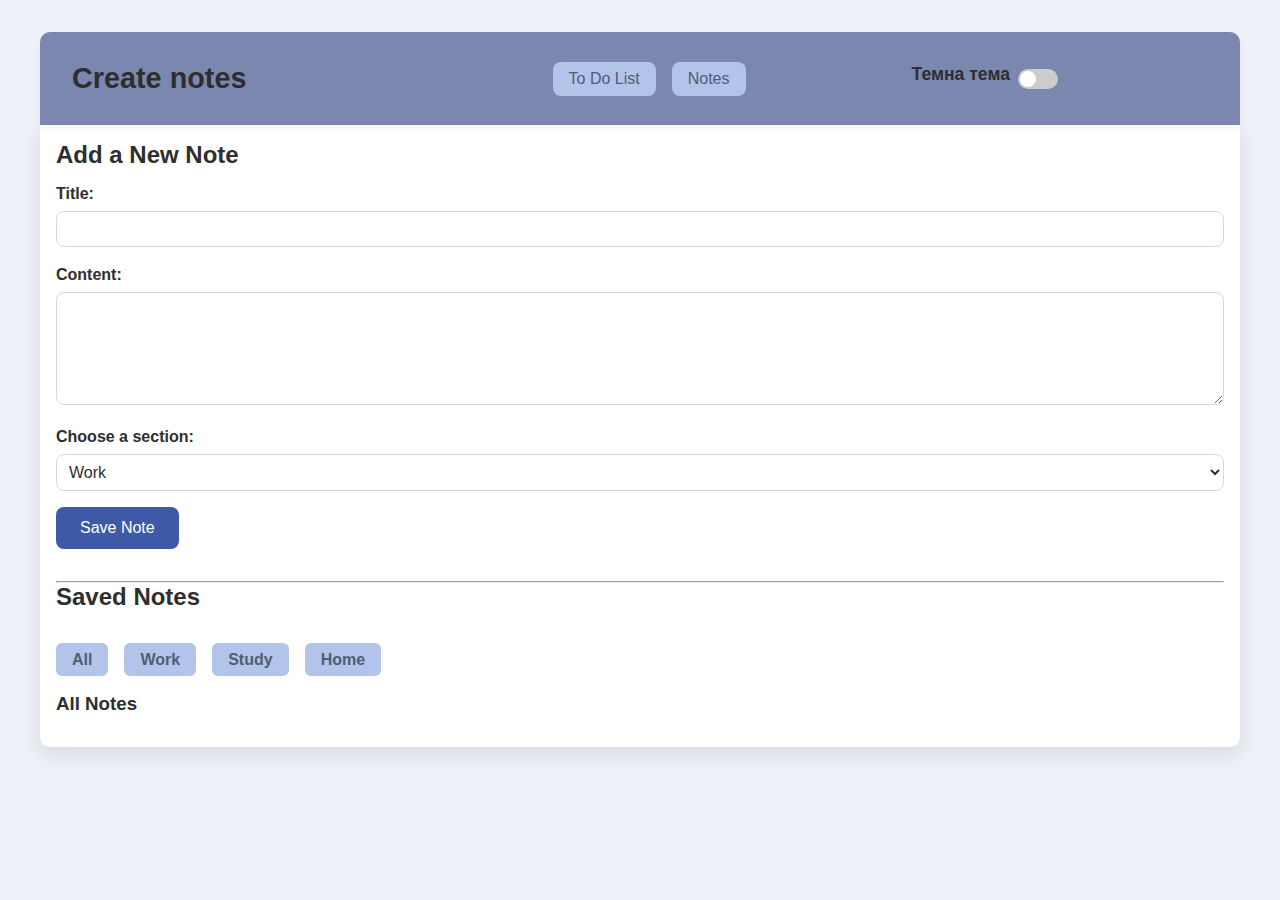
<file: index.html>
<!DOCTYPE html>
<html lang="en">
  <head>
    <meta charset="UTF-8" />
    <meta name="viewport" content="width=device-width, initial-scale=1.0" />
    <link rel="stylesheet" href="stylesNotes.css" />

    <title>Notes</title>
  </head>
  <body>
    <header>
      <h1>Create notes</h1>
    <nav>
      <a href="todolist.html">To Do List</a>
       <a href="#">Notes</a>
    </nav>

     <div class="theme-toggle">
    <label for="themeSwitch">Темна тема</label>
    <input type="checkbox" id="themeSwitch" />
  </div>

    </header>
    <div>

    <div class="container">
      <form id="noteForm">
        <h2 class="header2">Add a New Note</h2>
        <div class="form-group">
          <label for="noteTitle">Title:</label>
          <input type="text" id="noteTitle" required />
        </div>
        <div class="form-group">
          <label for="noteContent">Content:</label>
          <textarea id="noteContent" rows="5" required></textarea>
        </div>
        <label for="chosenSection">Choose a section:</label>
        <select id="chosenSection">
          <option value="work">Work</option>
          <option value="study">Study</option>
          <option value="home">Home</option>
        </select>

        <button type="submit" id="addNoteButton">Save Note</button>
      </form>
      <hr />
      <div id="savedNotes">
        <h2>Saved Notes</h2>
        <nav>
          <ul class="nav-list">
            <li><a href="#all">All</a></li>
            <li><a href="#work">Work</a></li>
            <li><a href="#study">Study</a></li>
            <li><a href="#home">Home</a></li>
          </ul>
        </nav>

        <div id="all">
          <h3>All Notes</h3>
          <ul id="notesList-all" class="notesList"></ul>
        </div>

        <div id="work" style="display: none">
          <h3>Work</h3>
          <ul id="notesList-work" class="notesList"></ul>
        </div>

        <div id="study" style="display: none">
          <h3>Study</h3>
          <ul id="notesList-study" class="notesList"></ul>
        </div>

        <div id="home" style="display: none">
          <h3>Home</h3>
          <ul id="notesList-home" class="notesList"></ul>
        </div>
      </div>
    </div>
    </div>

    <script src="script.js"></script>
  </body>
</html>
</file>
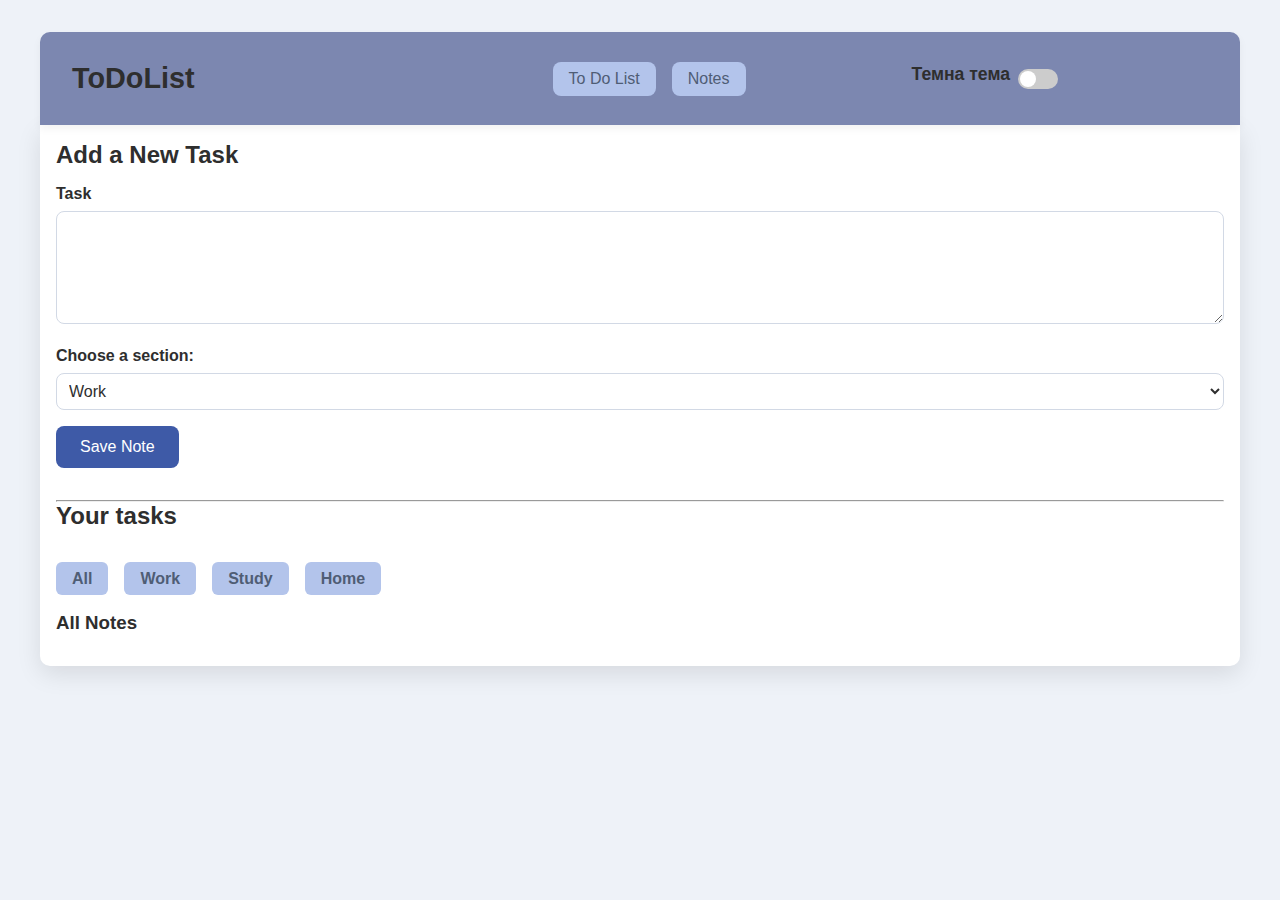
<file: todolist.html>
<!DOCTYPE html>
<html lang="en">
  <head>
    <meta charset="UTF-8" />
    <meta name="viewport" content="width=device-width, initial-scale=1.0" />
    <link rel="stylesheet" href="todostyles.css" />

    <title>Notes</title>
  </head>
  <body>
    <header>
    <h1>ToDoList</h1>
    <nav>
      <a href="todolist.html">To Do List</a>
       <a href="index.html">Notes</a>
    </nav>

     <div class="theme-toggle">
    <label for="themeSwitch">Темна тема</label>
    <input type="checkbox" id="themeSwitch" />
  </div>

    </header>
    <div>

    <div class="container">
      <form id="noteForm">
        <h2 class="header2">Add a New Task</h2>
        <div class="form-group">
          <label for="noteContent">Task</label>
          <textarea id="noteContent" rows="5" required></textarea>
        </div>
        <label for="chosenSection">Choose a section:</label>
        <select id="chosenSection">
          <option value="work">Work</option>
          <option value="study">Study</option>
          <option value="home">Home</option>
        </select>

        <button type="submit" id="addNoteButton">Save Note</button>
      </form>
      <hr />
      <div id="savedNotes">
        <h2>Your tasks</h2>
        <nav>
          <ul class="nav-list">
            <li><a href="#all">All</a></li>
            <li><a href="#work">Work</a></li>
            <li><a href="#study">Study</a></li>
            <li><a href="#home">Home</a></li>
          </ul>
        </nav>

        <div id="all">
          <h3>All Notes</h3>
          <ul id="notesList-all" class="notesList"></ul>
        </div>

        <div id="work" style="display: none">
          <h3>Work</h3>
          <ul id="notesList-work" class="notesList"></ul>
        </div>

        <div id="study" style="display: none">
          <h3>Study</h3>
          <ul id="notesList-study" class="notesList"></ul>
        </div>

        <div id="home" style="display: none">
          <h3>Home</h3>
          <ul id="notesList-home" class="notesList"></ul>
        </div>
      </div>
    </div>
    </div>

    <script src="todoscript.js"></script>
  </body>
</html>
</file>
<file: stylesNotes.css>
:root {
  --bg-color: #7c87b0;         /* фон шапки */
  --text-color: #2e2e2e;       /* звичайний текст */
  --accent-color: #b3c4eb;     /* навігація/акценти */
  --note-bg: #ffffff;          /* фон нотаток */
  --body-bg: #eef2f8;          /* загальний фон сайту */
  --note-border: #9eaac6;      /* лівий бордер нотатки */
  --header-shadow: rgba(0, 0, 0, 0.05); /* тінь для шапки */
  --input-bg: #ffffff;
  --input-border: #d2d9e5;
  --button-bg: #3e5aa7;
  --button-hover-bg: #31488f;
  --nav-link: #4f5d75;         /* спокійний синьо-сірий */
}


body.dark-mode {
  --bg-color: #1b1f2c;
  --text-color: #ffffff;
  --accent-color: #1e2039;
  --note-bg: #4d567a;
  --body-bg: #2b2f40;
  --note-border: #7aa7ff;
  --header-shadow: rgba(255, 255, 255, 0.1);
  --input-bg: #2c2f4a;
  --input-border: #4b4b4b;
  --button-bg: #3c7be0;
  --button-hover-bg: #2b60ba;
  --nav-link: #cdd2d9;
}


body {
  background-color: var(--body-bg);
  color: var(--text-color);
  transition: background-color 0.3s ease, color 0.3s ease;
  font-family: 'Segoe UI', sans-serif;
  padding: 2rem;
}


/*navigation  */ 


header {
  max-width: 1200px;
  margin: 0 auto;
  width: 100%;
  background-color: var(--bg-color);
  color: var(--text-color);
  display: flex;
  justify-content: space-between;
  align-items: center;
  padding: 1rem 2rem;
  border-radius: 10px 10px 0 0;
  box-shadow: 0 4px 8px var(--header-shadow);
  position: sticky;
  top: 0;
  z-index: 100;
  gap: 1rem;
  flex-wrap: wrap;
}

header h1 {
  font-size: 1.8rem;
  margin: 0;
  color: var(--text-color);
  flex: 1;
}

nav {
  display: flex;
  gap: 1rem;
}

nav a {
  text-decoration: none;
  color: var(--nav-link);
  background-color: var(--accent-color);
  padding: 0.5rem 1rem;
  border-radius: 8px;
  transition: background-color 0.3s ease;
}

nav a:hover {
  background-color: var(--button-hover-bg);
  color: #fff;
}

/* Перемикач теми */
.theme-toggle {
  display: flex;
  align-items: center;
  gap: 0.5rem;
  font-size: 0.95rem;
  color: var(--text-color);
}

#themeSwitch {
  width: 40px;
  height: 20px;
  appearance: none;
  background: #ccc;
  border-radius: 20px;
  position: relative;
  cursor: pointer;
  transition: background 0.3s ease;
}

#themeSwitch:checked {
  background: var(--accent-color);
}

#themeSwitch::before {
  content: "";
  position: absolute;
  top: 2px;
  left: 2px;
  width: 16px;
  height: 16px;
  background: white;
  border-radius: 50%;
  transition: transform 0.3s ease;
}

#themeSwitch:checked::before {
  transform: translateX(20px);
}


.note-item {
  width: 350px;
  background-color: var(--note-bg);
  padding: 1rem;
  border-left: 6px solid var(--note-border);
  border-radius: 8px;
  margin-bottom: 1rem;
  position: relative;
  display: flex;
  flex-direction: column;
  word-wrap: break-word;
  overflow-wrap: break-word;
}


li {
  list-style: none;
}

.theme-toggle {
  display: flex;
  justify-content:flex-start;
  align-items: center;
  gap: 0.5rem;
  margin: 1rem 150px;
    font-size: 1.1rem;
}

.theme-toggle input[type="checkbox"] {
  width: 40px;
  height: 20px;
  appearance: none;
  background-color: #ccc;
  border-radius: 10px;
  position: relative;
  cursor: pointer;
  outline: none;
}

.theme-toggle input[type="checkbox"]::before {
  content: "";
  position: absolute;
  width: 18px;
  height: 18px;
  top: 1px;
  left: 1px;
  background-color: white;
  border-radius: 50%;
  transition: 0.3s;
}

.theme-toggle input[type="checkbox"]:checked::before {
  transform: translateX(20px);
}

.theme-toggle input[type="checkbox"]:checked {
  background-color: var(--accent-color);
}

* {
  margin: 0;
  padding: 0;
  box-sizing: border-box;
}

h2, h3 {
  color: var(--text-color);
  margin-bottom: 1rem;
}

.container {
  max-width: 1200px;
  margin: auto;
  background-color: var(--note-bg);
  padding: 1rem;
  width: 100%;
  box-sizing: border-box;
   border-radius: 0 0 10px 10px;
  box-shadow: 0 8px 24px rgba(0, 0, 0, 0.1);
}

form {
  margin-bottom: 2rem;
}

.form-group {
  margin-bottom: 1.2rem;
}

label {
  display: block;
  font-weight: 600;
  margin-bottom: 0.5rem;
}

input[type="text"],
textarea,
select {
  width: 100%;
  padding: 0.5rem;
  border: 1px solid var(--input-border);
  border-radius: 8px;
  font-size: 1rem;
  background-color: var(--input-bg);
  color: var(--text-color);
}


#addNoteButton {
  padding: 0.75rem 1.5rem;
  background-color: var(--button-bg);
  color: white;
  border: none;
  border-radius: 8px;
  font-size: 1rem;
  cursor: pointer;
  margin-top: 1rem;
  transition: background-color 0.3s ease;
}

#addNoteButton:hover {
  background-color: var(--button-hover-bg);
}


nav .nav-list {
  display: flex;
  justify-content: center;
  align-items: center;
  gap: 1rem;
  list-style: none;
  margin: 1.5rem 0;
}

.nav-list a {
  text-decoration: none;
  color: var(--nav-link);
  font-weight: bold;
  padding: 0.5rem 1rem;
  border-radius: 6px;
  transition: background-color 0.3s ease, color 0.3s ease;
}

.nav-list a:hover {
  background-color: var(--bg-color);
  color: var(--accent-color);
}


/* Нотатки */
.notesList {
  display: flex;
  gap: 20px;
  flex-wrap: wrap;
  justify-content: center;
}

.note-item {
  width: 350px;
  background-color: var(--accent-color);
  padding: 1rem;
  border-left: 6px solid #1e88e5;
  border-radius: 8px;
  margin-bottom: 1rem;
  position: relative;
  display: flex;        
  justify-items: flex-start; 
  flex-direction: column;  
  word-wrap: break-word;  
  overflow-wrap: break-word;
}


.note-header {
  display: flex;
  justify-content: space-between;
  font-size: 0.9rem;
  color: #666;
  margin-bottom: 0.5rem;
}

.note-title {
  font-weight: bold;
  font-size: 1.1rem;
  margin-bottom: 0.5rem;
   flex-wrap: wrap;
}

.note-content {
  font-size: 0.95rem;
  line-height: 1.4;
  word-wrap: break-word;
  overflow-wrap: break-word;
   flex-wrap: wrap;
}

.delete-btn {
  position: absolute;
  top: 60px;
  right: 15px;
  background: none;
  border: none;
  font-size: 1.4rem;
  color: #d32f2f;
  cursor: pointer;
  transition: color 0.3s ease;
  padding: 0;
}

.delete-btn:hover {
  color: #b71c1c;
}


@media (max-width: 600px) {
  body {
    max-width: 800px;
    width: 100%;
  }

  .nav-list {
    flex-direction: row;
    flex-wrap: wrap;
    justify-content: center;
  }

  #addNoteButton {
    width: 100%;
  }

  .note-item {
    width: 250px;
  }
}
</file>
<file: todostyles.css>
:root {
  --bg-color: #7c87b0;         /* фон шапки */
  --text-color: #2e2e2e;       /* звичайний текст */
  --accent-color: #b3c4eb;     /* навігація/акценти */
  --note-bg: #ffffff;          /* фон нотаток */
  --body-bg: #eef2f8;          /* загальний фон сайту */
  --note-border: #9eaac6;      /* лівий бордер нотатки */
  --header-shadow: rgba(0, 0, 0, 0.05); /* тінь для шапки */
  --input-bg: #ffffff;
  --input-border: #d2d9e5;
  --button-bg: #3e5aa7;
  --button-hover-bg: #31488f;
  --nav-link: #4f5d75;         /* спокійний синьо-сірий */
}


body.dark-mode {
  --bg-color: #1b1f2c;
  --text-color: #ffffff;
  --accent-color: #30353f;
  --note-bg: #4d567a;
  --body-bg: #2b2f40;
  --note-border: #7aa7ff;
  --header-shadow: rgba(255, 255, 255, 0.1);
  --input-bg: #2c2f4a;
  --input-border: #4b4b4b;
  --button-bg: #3c7be0;
  --button-hover-bg: #2b60ba;
  --nav-link: #cdd2d9;
}


body {
  background-color: var(--body-bg);
  color: var(--text-color);
  transition: background-color 0.3s ease, color 0.3s ease;
  font-family: 'Segoe UI', sans-serif;
  padding: 2rem;
}


/*navigation  */ 

header {
  max-width: 1200px;
  margin: 0 auto;
  width: 100%;
  background-color: var(--bg-color);
  color: var(--text-color);
  display: flex;
  justify-content: space-between;
  align-items: center;
  padding: 1rem 2rem;
  border-radius: 10px 10px 0 0;
  box-shadow: 0 4px 8px var(--header-shadow);
  position: sticky;
  top: 0;
  z-index: 100;
  gap: 1rem;
  flex-wrap: wrap;
}

header h1 {
  font-size: 1.8rem;
  margin: 0;
  color: var(--text-color);
  flex: 1;
}

nav {
  display: flex;
  gap: 1rem;
}

nav a {
  text-decoration: none;
  color: var(--nav-link);
  background-color: var(--accent-color);
  padding: 0.5rem 1rem;
  border-radius: 8px;
  transition: background-color 0.3s ease;
}

nav a:hover {
  background-color: var(--button-hover-bg);
  color: #fff;
}


/* Перемикач теми */
.theme-toggle {
  display: flex;
  align-items: center;
  gap: 0.5rem;
  font-size: 0.95rem;
  color: var(--text-color);
}

#themeSwitch {
  width: 40px;
  height: 20px;
  appearance: none;
  background: #ccc;
  border-radius: 20px;
  position: relative;
  cursor: pointer;
  transition: background 0.3s ease;
}

#themeSwitch:checked {
  background: var(--accent-color);
}

#themeSwitch::before {
  content: "";
  position: absolute;
  top: 2px;
  left: 2px;
  width: 16px;
  height: 16px;
  background: white;
  border-radius: 50%;
  transition: transform 0.3s ease;
}

#themeSwitch:checked::before {
  transform: translateX(20px);
}


.note-item {
  width: 350px;
  background-color: var(--note-bg);
  padding: 1rem;
  border-left: 6px solid var(--note-border);
  border-radius: 8px;
  margin-bottom: 1rem;
  position: relative;
  display: flex;
  flex-direction: column;
  word-wrap: break-word;
  overflow-wrap: break-word;
}


li {
  list-style: none;
}

.theme-toggle {
  display: flex;
  justify-content:flex-start;
  align-items: center;
  gap: 0.5rem;
  margin: 1rem 150px;
    font-size: 1.1rem;
}

.theme-toggle input[type="checkbox"] {
  width: 40px;
  height: 20px;
  appearance: none;
  background-color: #ccc;
  border-radius: 10px;
  position: relative;
  cursor: pointer;
  outline: none;
}

.theme-toggle input[type="checkbox"]::before {
  content: "";
  position: absolute;
  width: 18px;
  height: 18px;
  top: 1px;
  left: 1px;
  background-color: white;
  border-radius: 50%;
  transition: 0.3s;
}

.theme-toggle input[type="checkbox"]:checked::before {
  transform: translateX(20px);
}

.theme-toggle input[type="checkbox"]:checked {
  background-color: var(--accent-color);
}

* {
  margin: 0;
  padding: 0;
  box-sizing: border-box;
}

h2, h3 {
  color: var(--text-color);
  margin-bottom: 1rem;
}

.container {
  max-width: 1200px;
  margin: auto;
  background-color: var(--note-bg);
  padding: 1rem;
  width: 100%;
  box-sizing: border-box;
  border-radius: 0 0 10px 10px;
  box-shadow: 0 8px 24px rgba(0, 0, 0, 0.1);
}

form {
  margin-bottom: 2rem;
}

.form-group {
  margin-bottom: 1.2rem;
}

label {
  display: block;
  font-weight: 600;
  margin-bottom: 0.5rem;
}

input[type="text"],
textarea,
select {
  width: 100%;
  padding: 0.5rem;
  border: 1px solid var(--input-border);
  border-radius: 8px;
  font-size: 1rem;
  background-color: var(--input-bg);
  color: var(--text-color);
}


#addNoteButton {
  padding: 0.75rem 1.5rem;
  background-color: var(--button-bg);
  color: white;
  border: none;
  border-radius: 8px;
  font-size: 1rem;
  cursor: pointer;
  margin-top: 1rem;
  transition: background-color 0.3s ease;
}

#addNoteButton:hover {
  background-color: var(--button-hover-bg);
}


nav .nav-list {
  display: flex;
  gap: 1rem;
  list-style: none;
  margin: 1.5rem 0;
}

.nav-list a {
  text-decoration: none;
  color: var(--nav-link);
  font-weight: bold;
  padding: 0.5rem 1rem;
  border-radius: 6px;
  transition: background-color 0.3s ease, color 0.3s ease;
}

.nav-list a:hover {
  background-color: var(--body-bg);
  color: var(--accent-color);
}


/* Нотатки */
.notesList {
  display: flex;
  flex-direction: column;
  align-items: center;
  gap: 20px;
  flex-wrap: wrap;
  justify-content: center;
}

.note-item {
  width: 900px;
  background-color: var(--accent-color);
  padding: 1rem;
  border-left: 6px solid #1e88e5;
  border-radius: 8px;
  margin-bottom: 1rem;
  position: relative;
  display: flex;        
  justify-items: flex-start; 
  flex-direction: column;  
  word-wrap: break-word;  
  overflow-wrap: break-word;
}


.note-header {
  display: flex;
  justify-content: space-between;
  font-size: 0.9rem;
  color: #666;
  margin-bottom: 0.5rem;
}

.note-content {
  font-size: 0.95rem;
  line-height: 1;
  word-wrap: break-word;
  overflow-wrap: break-word;
   flex-wrap: wrap;
}

.delete-btn {
  position: absolute;
  top: 45px;
  right: 15px;
  background: none;
  border: none;
  font-size: 1.4rem;
  color:  var(--button-hover-bg);
  cursor: pointer;
  transition: color 0.3s ease, transform 0.2s ease;
  padding: 0;
}

.delete-btn:hover {
  color: var(--bg-color);
    transform: scale(1.1);
}

.delete-btn:active {
  transform: scale(0.9);
}

.note-item:hover {
  background: var(--note-border);
  transform: scale(1.02);
  transition: transform 0.2s ease;
  box-shadow: 0 4px 8px rgba(0, 0, 0, 0.1);
}


@media (max-width: 600px) {
  body {
    max-width: 600px;
    width: 100%;
  }

  .nav-list {
    flex-direction: row;
    flex-wrap: wrap;
    justify-content: center;
  }

  #addNoteButton {
    width: 100%;
  }

  .note-item {
    width: 100px;
  }
}

/* Адаптація для половини екрана ноутбука (~1024px і менше) */
@media (max-width: 1024px) {
  body {
    max-width: 1024px;
    width: 100%;
  }

  .nav-list {
    flex-direction: row;
    flex-wrap: wrap;
    justify-content: center;
  }

  #addNoteButton {
    width: 30%/* не на всю ширину, щоб залишити поля */
  }

  .note-item {
    width: 300px;
  }
}
</file>
